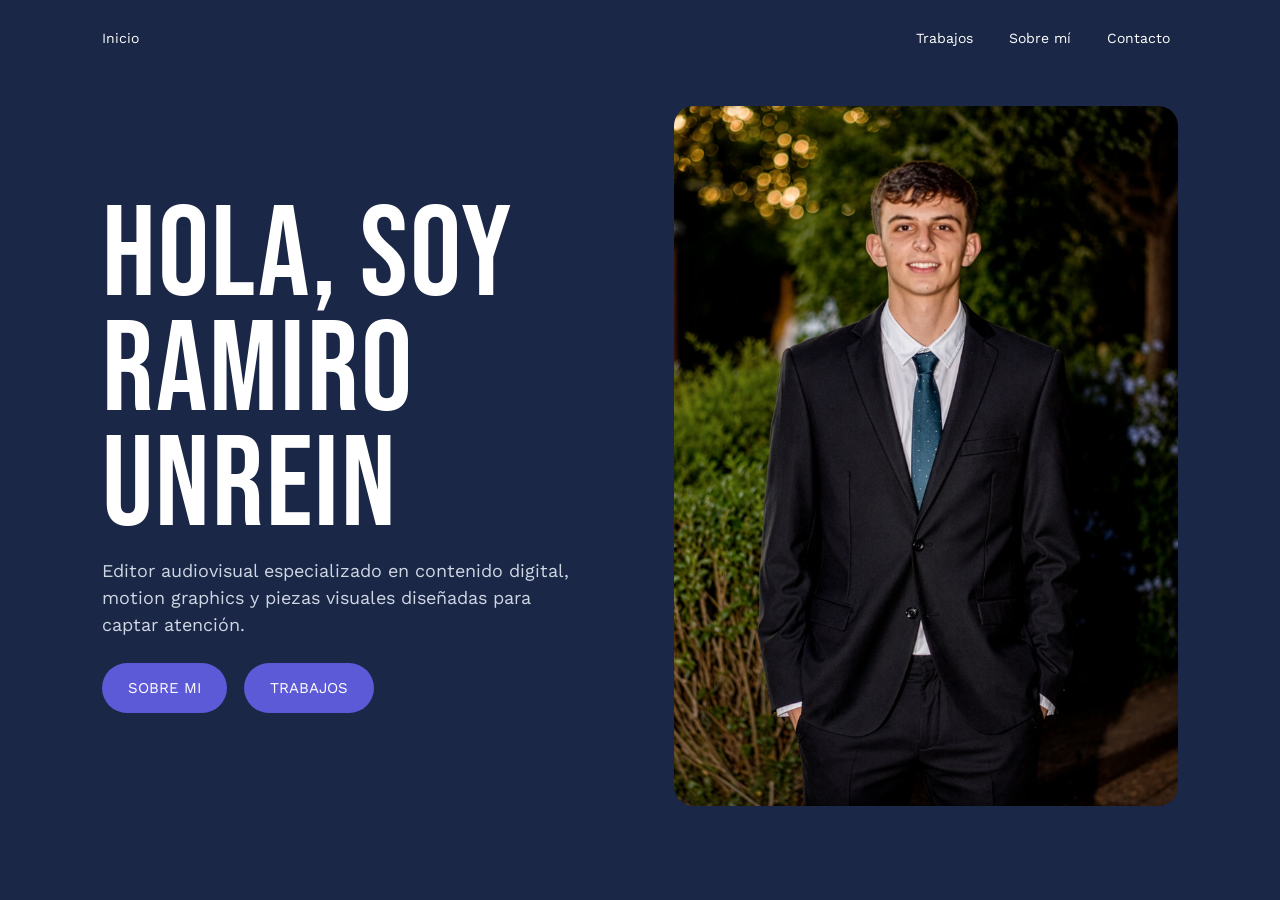
<file: index.html>
<!DOCTYPE html>
<html lang="es">

<head>
    <meta charset="UTF-8">
    <meta name="viewport" content="width=device-width, initial-scale=1.0">
    <title>Portfolio - Ramiro Unrein</title>

    <link href="https://cdn.jsdelivr.net/npm/bootstrap@5.3.3/dist/css/bootstrap.min.css" rel="stylesheet">
    <link href="https://fonts.googleapis.com/css2?family=Bebas+Neue&family=Work+Sans:wght@300;400;600&display=swap"
        rel="stylesheet">
    <link rel="stylesheet" href="style.css">
</head>

<body>

    <!-- HEADER -->
    <header>

        <!-- NAVEGACION DE BOOTSTRAP -->
        <nav class="navbar navbar-expand-lg">
            <a class="navbar-brand" href="index.html">Inicio</a>

            <button class="navbar-toggler" type="button" data-bs-toggle="collapse" data-bs-target="#menu">
                <span class="navbar-toggler-icon"></span>
            </button>

            <div class="collapse navbar-collapse" id="menu">
                <ul class="navbar-nav ms-auto">

                    <li class="nav-item">
                        <a class="nav-link" href="trabajos.html">Trabajos</a>
                    </li>

                    <li class="nav-item">
                        <a class="nav-link" href="sobre-mi.html">Sobre mí</a>
                    </li>

                    <li class="nav-item">
                        <a class="nav-link" href="contacto.html">Contacto</a>
                    </li>
                </ul>
            </div>
        </nav>

    </header>

    <main>

        <!-- PORTADA -->
        <section class="portada">

            <article class="texto">

                <h1>
                    <span>HOLA, SOY</span>
                    <span>RAMIRO UNREIN</span>
                </h1>

                <p>
                    Editor audiovisual especializado en contenido digital, motion graphics y piezas visuales diseñadas
                    para captar atención.
                </p>

                <!-- Botones -->
                <a href="sobre-mi.html">SOBRE MI</a>
                <a href="trabajos.html">TRABAJOS</a>

            </article>

            <!-- IMAGEN -->
            <article class="imagen">

                <img src="Images/Ramiro.avif"
                    alt="Foto de perfil">

            </article>

        </section>

    </main>

    <script src="https://cdn.jsdelivr.net/npm/bootstrap@5.3.3/dist/js/bootstrap.bundle.min.js"></script>

</body>

</html>
</file>
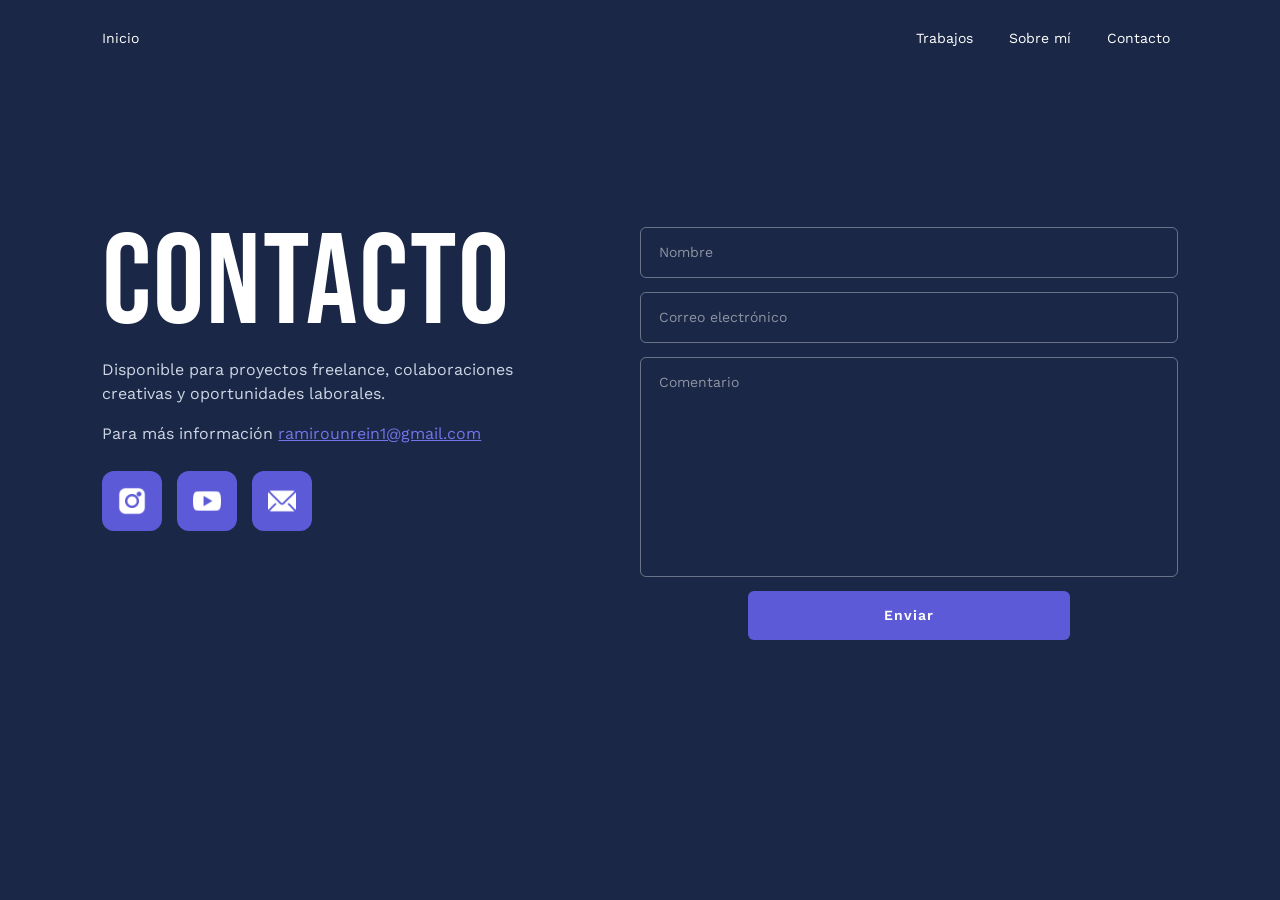
<file: contacto.html>
<!DOCTYPE html>
<html lang="es">

<head>
    <meta charset="UTF-8">
    <meta name="viewport" content="width=device-width, initial-scale=1.0">
    <title> Contacto - Ramiro Unrein</title>

    <link href="https://cdn.jsdelivr.net/npm/bootstrap@5.3.3/dist/css/bootstrap.min.css" rel="stylesheet">
    <link href="https://fonts.googleapis.com/css2?family=Bebas+Neue&family=Work+Sans:wght@300;400;600&display=swap"
        rel="stylesheet">
    <link rel="stylesheet" href="contacto.css">
</head>

<body id="body-contacto">

    <!-- HEADER -->
    <header>

        <!-- NAVEGACION DE BOOTSTRAP -->
        <nav class="navbar navbar-expand-lg">
            <a class="navbar-brand" href="index.html">Inicio</a>

            <button class="navbar-toggler" type="button" data-bs-toggle="collapse" data-bs-target="#menu">
                <span class="navbar-toggler-icon"></span>
            </button>

            <div class="collapse navbar-collapse" id="menu">
                <ul class="navbar-nav ms-auto">

                    <li class="nav-item">
                        <a class="nav-link" href="trabajos.html">Trabajos</a>
                    </li>

                    <li class="nav-item">
                        <a class="nav-link" href="sobre-mi.html">Sobre mí</a>
                    </li>

                    <li class="nav-item">
                        <a class="nav-link" href="contacto.html">Contacto</a>
                    </li>
                </ul>
            </div>
        </nav>

    </header>

    <main>

        <!-- PORTADA -->
        <section class="portada">

            <article class="texto">

                <h1> Contacto

                </h1>

                <p> Disponible para proyectos freelance, colaboraciones creativas y oportunidades laborales. </p>

                <p> Para más información <a href="https://workspace.google.com/intl/es/gmail/">ramirounrein1@gmail.com
                    </a> </p>

                <!-- REDES -->
                <ul class="redes">
                    <li>
                        <a href="https://www.instagram.com/ramiro.unrein/?hl=es" target="_blank">
                            <img src="Images/logotipo-de-instagram.png">
                        </a>
                    </li>

                    <li>
                        <a href="https://www.youtube.com/@Ramirou1" target="_blank">
                            <img src="Images/youtube.png">
                        </a>
                    </li>

                    <li>
                        <a href="https://workspace.google.com/intl/es-419/gmail/">
                            <img src="Images/mail.png">
                        </a>
                    </li>
                </ul>

            </article>

            </article>

            <!-- input type= "text" para escribir texto en una sola linea -->
            <form class="formulario-contacto">
                <input class="form-control campo" type="text" placeholder="Nombre">
                <input class="form-control campo" type="email" placeholder="Correo electrónico">
                <textarea class="form-control campo mensaje" placeholder="Comentario"></textarea>

                <!-- Boton enviar Bootstrap -->
                 
                <button type="button" class="btn btn-primary" onclick="paddingFix()" data-bs-toggle="modal" data-bs-target="#exampleModal">
                    Enviar
                </button>

                <!-- Mensaje que aparece cuando tocas enviar -->
                <div class="modal fade" id="exampleModal" tabindex="-1" aria-labelledby="exampleModalLabel"
                    aria-hidden="true">
                    <div class="modal-dialog">
                        <div class="modal-content">
                            <div class="modal-header">
                                <h1 class="modal-title fs-5" id="exampleModalLabel">¿Quiere confirmar el mensaje?</h1>
                                <button type="button" class="btn-close" data-bs-dismiss="modal"
                                    aria-label="Close"></button>
                            </div>
                            <div class="modal-footer">
                                <button type="button" class="btn btn-secondary"
                                    data-bs-dismiss="modal">Cancelar</button>
                                <button type="button" class="btn btn-primary-enviar"data-bs-dismiss="modal">Enviar</button>
                            </div>
                        </div>
                    </div>
                </div>

                </div>


            </form>

        </section>

    </main>

    <script src="https://cdn.jsdelivr.net/npm/bootstrap@5.3.3/dist/js/bootstrap.bundle.min.js"></script>
    <script defer>
        function paddingFix(){
            let body = document.getElementById("body-contacto");
            body.style.paddingRight = "0px";
        }
    </script>

</body>

</html>
</file>
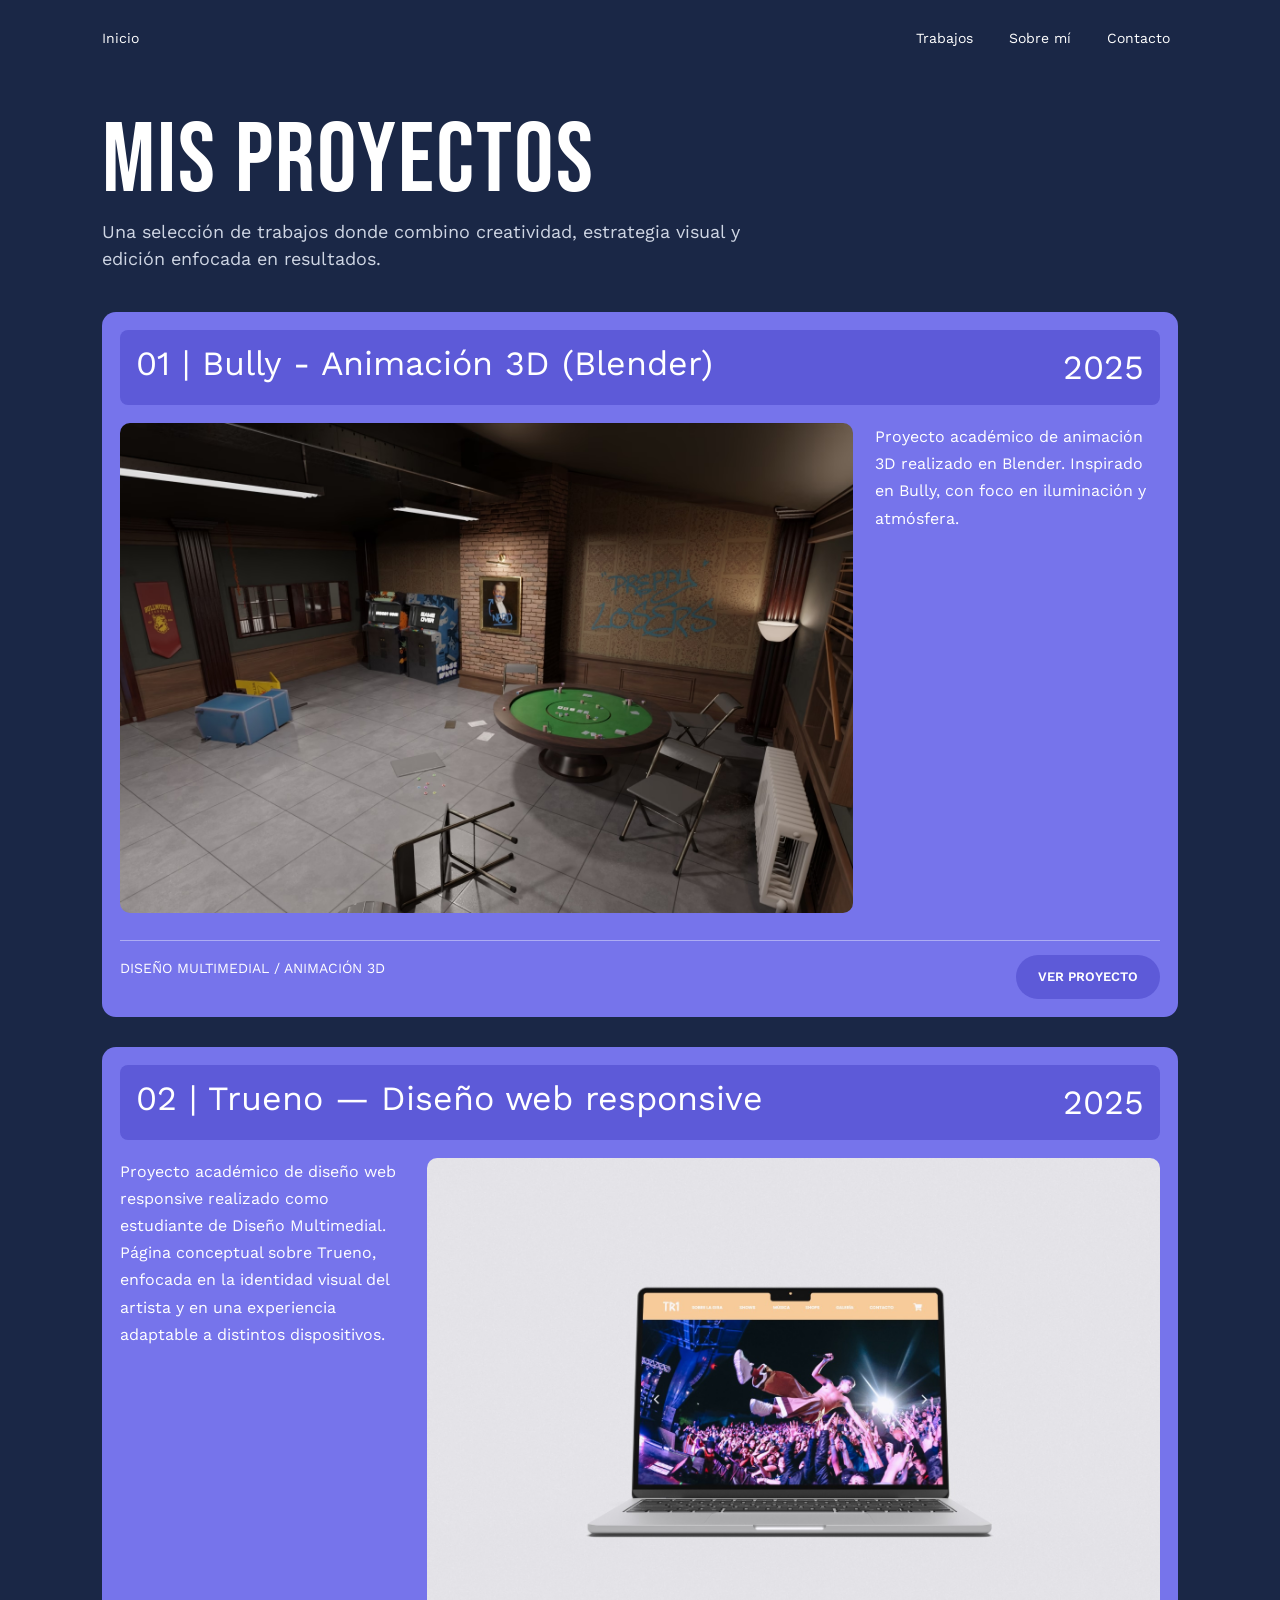
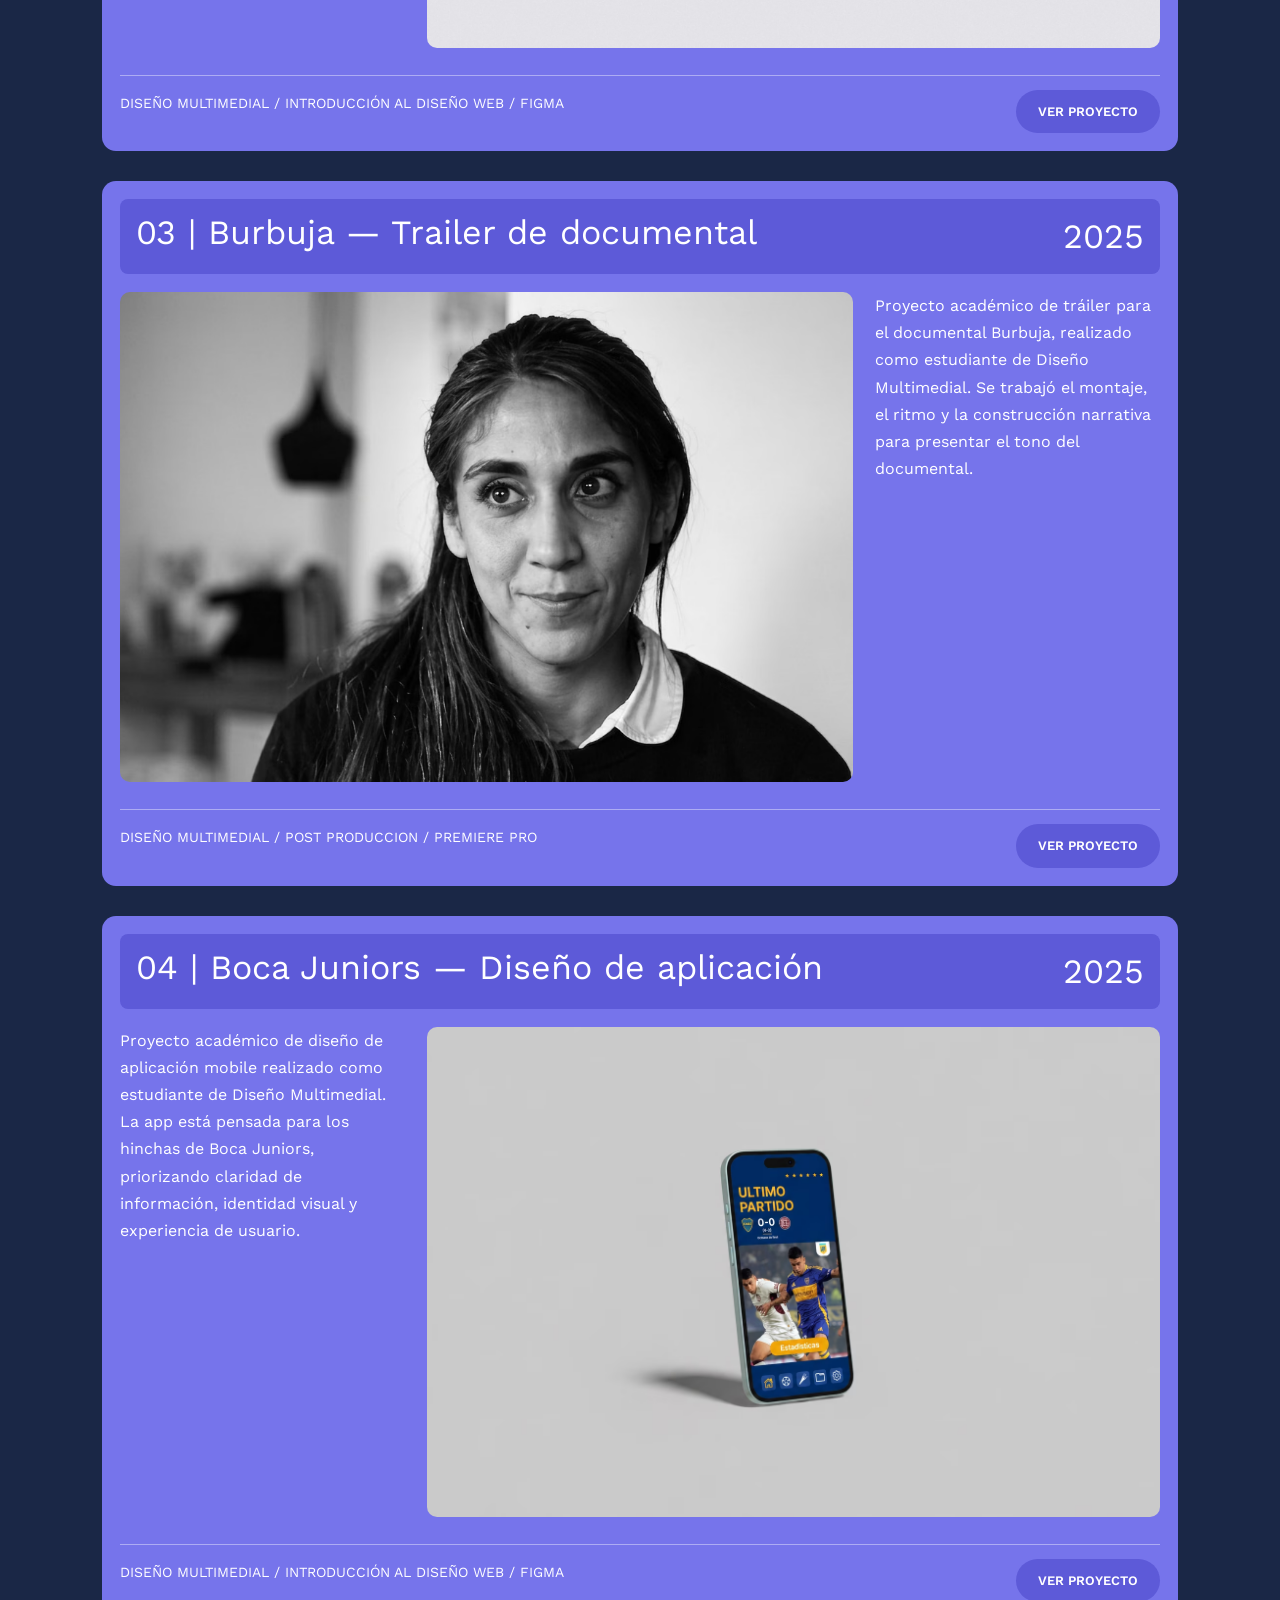
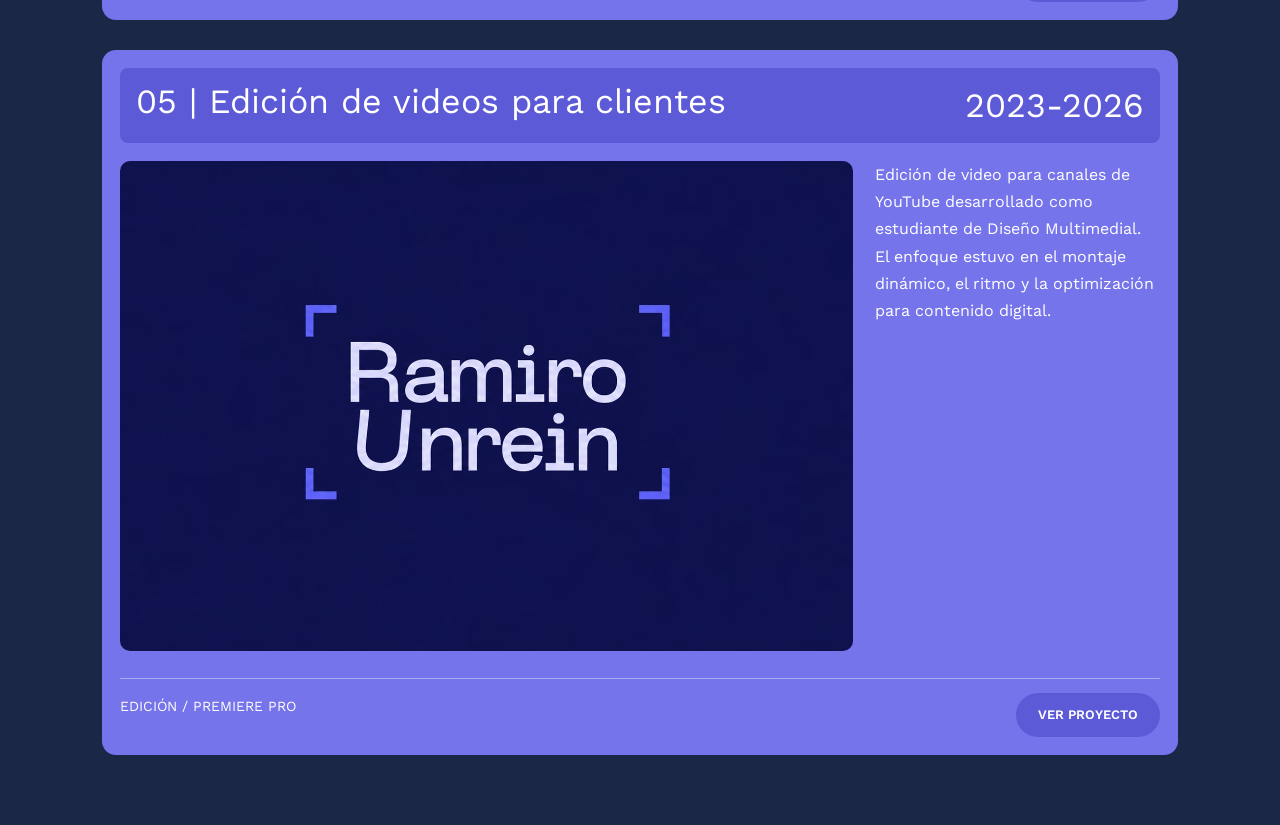
<file: trabajos.html>
<!DOCTYPE html>
<html lang="es">

<head>
    <meta charset="UTF-8">
    <meta name="viewport" content="width=device-width, initial-scale=1.0">
    <title> Trabajos - Ramiro Unrein</title>

    <link href="https://cdn.jsdelivr.net/npm/bootstrap@5.3.3/dist/css/bootstrap.min.css" rel="stylesheet">
    <link href="https://fonts.googleapis.com/css2?family=Bebas+Neue&family=Work+Sans:wght@300;400;600&display=swap"
        rel="stylesheet">
    <link rel="stylesheet" href="trabajos.css">
</head>

<body>

    <!-- HEADER -->
    <header>
        <nav class="navbar navbar-expand-lg">
            <a class="navbar-brand" href="index.html">Inicio</a>

            <button class="navbar-toggler" type="button" data-bs-toggle="collapse" data-bs-target="#menu">
                <span class="navbar-toggler-icon"></span>
            </button>

            <div class="collapse navbar-collapse" id="menu">
                <ul class="navbar-nav ms-auto">
                    <li class="nav-item">
                        <a class="nav-link" href="trabajos.html">Trabajos</a>
                    </li>
                    <li class="nav-item">
                        <a class="nav-link" href="sobre-mi.html">Sobre mí</a>
                    </li>
                    <li class="nav-item">
                        <a class="nav-link" href="contacto.html">Contacto</a>
                    </li>
                </ul>
            </div>
        </nav>
    </header>

    <!-- CONTENIDO -->
    <section class="proyectos container">

        <header class="encabezado-proyectos">
            <h1 class="titulo-proyectos">MIS PROYECTOS</h1>
            <p class="descripcion-proyectos">
                Una selección de trabajos donde combino creatividad, estrategia visual y edición enfocada en resultados.
            </p>
        </header>


        <!-- PROYECTO 1 -->


        <article class="tarjeta-proyecto">

            <header class="barra-superior">
                <h2 class="nombre-proyecto">
                    01 | Bully - Animación 3D (Blender)
                </h2>
                <span class="año-proyecto">2025</span>
            </header>

            <section class="contenido-proyecto">

                <figure class="media-proyecto">
                    <img src="Images/Bully5.avif" alt="Proyecto Bully" data-bs-toggle="modal"
                        data-bs-target="#modalCarrusel1" style="cursor: pointer;">
                </figure>

                <aside class="texto-proyecto">
                    <p>
                        Proyecto académico de animación 3D realizado en Blender.
                        Inspirado en Bully, con foco en iluminación y atmósfera.
                    </p>
                </aside>

            </section>

            <footer class="barra-inferior">
                <p class="categorias-proyecto">
                    DISEÑO MULTIMEDIAL / ANIMACIÓN 3D
                </p>

                <a href="https://www.youtube.com/watch?v=1cJqJJehtgg" class="boton-proyecto" target="_blank">
                    VER PROYECTO
                </a>
            </footer>

        </article>


        <!-- PROYECTO 2 -->


        <article class="tarjeta-proyecto">

            <header class="barra-superior">
                <h2 class="nombre-proyecto">
                    02 | Trueno — Diseño web responsive
                </h2>
                <span class="año-proyecto">2025</span>
            </header>

            <section class="contenido-proyecto2">

                <figure class="media-proyecto">
                    <img src="Images/Trueno.jpeg" alt="Proyecto 2" data-bs-toggle="modal" data-bs-target="#modalIframe3"
                        style="cursor: pointer;">
                </figure>

                <aside class="texto-proyecto">
                    <p>
                        Proyecto académico de diseño web responsive realizado como estudiante de Diseño Multimedial.
                        Página conceptual sobre Trueno, enfocada en la identidad visual del artista y en una experiencia
                        adaptable a distintos dispositivos.
                    </p>
                </aside>

            </section>

            <footer class="barra-inferior">
                <p class="categorias-proyecto">
                    DISEÑO MULTIMEDIAL / INTRODUCCIÓN AL DISEÑO WEB / FIGMA
                </p>

                <a href="https://www.behance.net/gallery/241670865/Trueno-Responsive-Web-Design " class="boton-proyecto"
                    target="_blank">
                    VER PROYECTO
                </a>
            </footer>

        </article>

        <!-- PROYECTO 3 -->

        <article class="tarjeta-proyecto">

            <header class="barra-superior">
                <h2 class="nombre-proyecto">
                    03 | Burbuja — Trailer de documental
                </h2>
                <span class="año-proyecto">2025</span>
            </header>

            <section class="contenido-proyecto">

                <figure class="media-proyecto">
                    <img src="Images/Burbuja.avif" alt="Proyecto 3" data-bs-toggle="modal" data-bs-target="#modalIframe"
                        style="cursor: pointer;">
                </figure>

                <aside class="texto-proyecto">
                    <p>
                        Proyecto académico de tráiler para el documental Burbuja, realizado como estudiante de Diseño
                        Multimedial. Se trabajó el montaje, el ritmo y la construcción narrativa para presentar el tono
                        del documental.
                    </p>
                </aside>

            </section>

            <footer class="barra-inferior">
                <p class="categorias-proyecto">
                    DISEÑO MULTIMEDIAL / POST PRODUCCION / PREMIERE PRO
                </p>

                <a href="https://www.youtube.com/embed/LAT4pqP3vTc" class="boton-proyecto" target="_blank">
                    VER PROYECTO
                </a>
            </footer>

        </article>

        <!-- PROYECTO 4 -->

        <article class="tarjeta-proyecto">

            <header class="barra-superior">
                <h2 class="nombre-proyecto">
                    04 | Boca Juniors — Diseño de aplicación
                </h2>
                <span class="año-proyecto">2025</span>
            </header>

            <section class="contenido-proyecto2">

                <figure class="media-proyecto">
                    <img src="Images/boca.avif" alt="Proyecto 4" data-bs-toggle="modal" data-bs-target="#modalCarrusel2"
                        style="cursor: pointer;">
                </figure>

                <aside class="texto-proyecto">
                    <p>
                        Proyecto académico de diseño de aplicación mobile realizado como estudiante de Diseño
                        Multimedial. La app está pensada para los hinchas de Boca Juniors, priorizando claridad de
                        información, identidad visual y experiencia de usuario.
                    </p>
                </aside>

            </section>

            <footer class="barra-inferior">
                <p class="categorias-proyecto">
                    DISEÑO MULTIMEDIAL / INTRODUCCIÓN AL DISEÑO WEB / FIGMA
                </p>

                <a href="https://www.behance.net/gallery/241672117/Boca-Juniors-Mobile-App-Design"
                    class="boton-proyecto" target="_blank">
                    VER PROYECTO
                </a>
            </footer>

        </article>

        <!-- PROYECTO 5 -->

        <article class="tarjeta-proyecto">

            <header class="barra-superior">
                <h2 class="nombre-proyecto">
                    05 | Edición de videos para clientes
                </h2>
                <span class="año-proyecto">2023-2026</span>
            </header>

            <section class="contenido-proyecto">

                <figure class="media-proyecto">
                    <img src="Images/Portfolio.avif" alt="Proyecto 3" data-bs-toggle="modal"
                        data-bs-target="#modalIframe2" style="cursor: pointer;">
                </figure>

                <aside class="texto-proyecto">
                    <p>
                        Edición de video para canales de YouTube desarrollado como estudiante de Diseño
                        Multimedial. El enfoque estuvo en el montaje dinámico, el ritmo y la optimización para contenido
                        digital.
                    </p>
                </aside>

            </section>

            <footer class="barra-inferior">
                <p class="categorias-proyecto">
                    EDICIÓN / PREMIERE PRO
                </p>

                <a href="https://www.youtube.com/watch?v=QgNcCTuyGq8&t=0s" class="boton-proyecto" target="_blank">
                    VER PROYECTO
                </a>
            </footer>

        </article>

    </section>

    <!-- MODAL PROYECTO 1 -->

    <div class="modal fade" id="modalCarrusel1" tabindex="-1">
        <div class="modal-dialog modal-xl modal-dialog-centered">
            <div class="modal-content bg-dark border-0">

                <div class="modal-body p-0">

                    <div id="carousel1" class="carousel slide">

                        <div class="carousel-inner">

                            <div class="carousel-item active">
                                <img src="Images/Bully5.avif" class="d-block w-100">
                            </div>

                            <div class="carousel-item">
                                <img src="Images/Bully1.avif" class="d-block w-100">
                            </div>

                            <div class="carousel-item">
                                <img src="Images/Bully3.avif" class="d-block w-100">
                            </div>

                        </div>

                        <button class="carousel-control-prev" type="button" data-bs-target="#carousel1"
                            data-bs-slide="prev">
                            <span class="carousel-control-prev-icon"></span>
                        </button>

                        <button class="carousel-control-next" type="button" data-bs-target="#carousel1"
                            data-bs-slide="next">
                            <span class="carousel-control-next-icon"></span>
                        </button>

                    </div>

                </div>

            </div>
        </div>
    </div>

    <!-- MODAL PROYECTO 2 -->

    <div class="modal fade" id="modalIframe3" tabindex="-1">
        <div class="modal-dialog modal-xl modal-dialog-centered">
            <div class="modal-content bg-dark border-0">

                <div class="modal-body p-0">

                    <iframe width="100%" height="600"
                        src="https://embed.figma.com/proto/W9W2TOxTqG2MM3KlCUImPv/Pagina-web---Trueno?node-id=115-315&starting-point-node-id=115%3A315&embed-host=share"
                        allowfullscreen></iframe>

                </div>

            </div>
        </div>
    </div>


    <!-- MODAL PROYECTO 3 -->

    <div class="modal fade" id="modalIframe" tabindex="-1">
        <div class="modal-dialog modal-xl modal-dialog-centered">
            <div class="modal-content bg-dark border-0">

                <div class="modal-body p-0">

                    <iframe src="https://www.youtube.com/embed/LAT4pqP3vTc" width="100%" height="600" frameborder="0">
                    </iframe>

                </div>

            </div>
        </div>
    </div>

    <!-- MODAL PROYECTO 4 -->

    <div class="modal fade" id="modalCarrusel2" tabindex="-1">
        <div class="modal-dialog modal-xl modal-dialog-centered">
            <div class="modal-content bg-dark border-0">

                <div class="modal-body p-0">

                    <div id="carousel2" class="carousel slide">

                        <div class="carousel-inner">

                            <div class="carousel-item active">
                                <img src="Images/boca2.jpeg" class="d-block w-100">
                            </div>

                            <div class="carousel-item">
                                <img src="Images/boca3.jpeg" class="d-block w-100">
                            </div>

                            <div class="carousel-item">
                                <iframe src="https://embed.figma.com/proto/NteqBw3p2KgP0CkczzE7QA/BosteroSoy?node-id=2-2&p=f&scaling=scale-down&content-scaling=fixed&page-id=0%3A1&starting-point-node-id=105%3A11&embed-host=share
" width="100%" height="600" frameborder="0">
                                </iframe>
                            </div>

                        </div>

                        <button class="carousel-control-prev" type="button" data-bs-target="#carousel2"
                            data-bs-slide="prev">
                            <span class="carousel-control-prev-icon"></span>
                        </button>

                        <button class="carousel-control-next" type="button" data-bs-target="#carousel2"
                            data-bs-slide="next">
                            <span class="carousel-control-next-icon"></span>
                        </button>

                    </div>

                </div>

            </div>
        </div>
    </div>

    <!-- MODAL PROYECTO 5 -->
    <div class="modal fade" id="modalIframe2" tabindex="-1">
        <div class="modal-dialog modal-xl modal-dialog-centered">
            <div class="modal-content bg-dark border-0">

                <div class="modal-body p-0">

                    <iframe src="https://www.youtube.com/embed/QgNcCTuyGq8" width="100%" height="600" frameborder="0">
                    </iframe>

                </div>

            </div>
        </div>
    </div>


    <!-- SCRIPT -->
    <script src="https://cdn.jsdelivr.net/npm/bootstrap@5.3.3/dist/js/bootstrap.bundle.min.js"></script>

    <!-- SCRIPT PARA CORTAR VIDEO CUANDO SALIS DEL IFRAME -->

    <script>
        const modal = document.getElementById('modalIframe');
        const iframe = modal.querySelector('iframe');

        modal.addEventListener('hidden.bs.modal', function () {
            iframe.src = iframe.src;
        });
    </script>

    <!-- SCRIPT PARA CORTAR VIDEO CUANDO SALIS DEL IFRAME -->

    <script>
        const modal2 = document.getElementById('modalIframe2');
        const iframe2 = modal2.querySelector('iframe');

        modal2.addEventListener('hidden.bs.modal', function () {
            iframe2.src = iframe2.src;
        });
    </script>

</body>

</html>
</file>
<file: style.css>
/* saca todos los espacios automáticos del navegador */
* {
    margin: 0;
    padding: 0;
    box-sizing: border-box;
}
html {
    overflow-y: scroll;
}


body {
    background-color: #1A2746;
    color: white;
    font-family: 'Work Sans', sans-serif;
    overflow: hidden;
    height: 100vh;
}


/* NAVBAR */
.navbar {
    background-color: #1A2746;
    padding: 20px 8%;
}


/* Texto izquierda */
.navbar-brand {
    color: white;
    font-size: 14px;
    text-decoration: none;
}

.navbar-brand:hover {
    color: #5d5ad8; 
    transition: color 0.3s ease;
}

/* Texto derecha */
.nav-link {
    color: white;
    font-size: 14px;
    margin-left: 20px;
    text-decoration: none;
}

.nav-link:hover {
    color: #5d5ad8; 
    transition: color 0.3s ease;
}


/* Menu hamburguesa */
.navbar-toggler {
    border: none;
}


/* Invierte color de menu hamburguesa, al ser una imagen es la unica forma de cambiarlo */
.navbar-toggler-icon {
    filter: invert(1);
}


/* SECCION PORTADA */
.portada {
    display: flex;
    align-items: center;
    justify-content: space-between;
    padding: 5% 8%;
    height: calc(92vh - 70px);
    gap: 4%;
    position: relative;
}


/* ARTICLE */
.texto {
    width: 50%;
    position: relative;

}


/* TITULO */
.texto h1 {
    font-family: 'Bebas Neue', sans-serif;
    font-size: clamp(60px, 10vw, 145px);
    line-height: 0.9;
    letter-spacing: 2px;
}


/* PARRAFO */
.texto p {
    margin: 12px 0 25px 0;
    color: #cfd6e4;
    font-size: clamp(14px, 1.5vw, 18px);
    max-width: 90%;
}


/* BOTON */
.texto a {
    display: inline-block;
    margin-right: 12px;
    padding: 14px 26px;
    background-color: #5d5ad8;
    color: rgb(255, 255, 255);
    text-decoration: none;
    border-radius: 30px;
    font-size: clamp(13px, 1.2vw, 15px);
}

.texto a:hover {
    color: #000000;
    transition: all 0.3s ease;
}

/* CONTROL CONTONEDOR
clamp(mínimo, preferido, máximo)*/
.imagen {
    width: clamp(260px, 40vw, 600px);
    height: clamp(300px, 60vw, 700px);
}

/* CONTROL IMGAGEN */
.imagen img {
    width: 100%;
    height: 100%;
    object-fit: cover;
    object-position: center;
    border-radius: 20px;
}


/* RESPONSIVE NOTEBOOK 1366x768 */

@media (min-width: 769px) and (max-width: 1366px) and (max-height: 768px) {

    body {
        overflow: hidden;
        height: 100vh;
    }

    /* navbar original */
    .navbar {
        padding: 20px 8%;
    }

    /* portada */
    .portada {
        padding: 4% 8%;
        height: calc(95vh - 70px);
        gap: 3%;
        align-items: center;
    }

    /* texto */
    .texto {
        width: 50%;
    }

    .texto h1 {
        font-size: 105px;
        line-height: 0.9;
    }

    .texto p {
        font-size: 15px;
        max-width: 92%;
        margin: 10px 0 18px 0;
    }

    .texto a {
        padding: 12px 22px;
        font-size: 13px;
        margin-right: 10px;
    }

    /* imagen */
    .imagen {
        width: 420px;
        height: 480px;
    }

    .imagen img {
        border-radius: 18px;
    }

}

/* RESPONSIVE */
@media (max-width: 768px) {


    body {
        overflow: auto;
        height: auto;
    }


    .portada {
        flex-direction: column;
        text-align: center;
        padding: 10% 8%;
        height: auto;
        gap: 30px;
    }


    .texto {
        width: 100%;
    }


    .texto h1 {
        font-size: clamp(60px, 15vw, 90px);
        line-height: 0.9;
    }


    .texto p {
        max-width: 100%;
        font-size: 16px;
    }


    .imagen {

        width: 90%;
        height: 400px;
        max-width: 400px;
        border-radius: 14px;
        top: auto;
        right: auto;
    }


    .imagen img {
        border-radius: 14px;
        object-position: top;
    }


    .texto a {
        display: block;
        margin: 10px auto;
    }
}
</file>
<file: contacto.css>
/* saca todos los espacios automáticos del navegador */
* {
    margin: 0;
    padding: 0;
    box-sizing: border-box;
}

html {
    overflow-y: scroll;
}

body {
    background-color: #1A2746;
    color: white;
    font-family: 'Work Sans', sans-serif;
    overflow: hidden;
    height: 100vh;
}

/* NAVBAR */
.navbar {
    background-color: #1A2746;
    padding: 20px 8%;
}

/* Texto izquierda */
.navbar-brand {
    color: white;
    font-size: 14px;
    text-decoration: none;
}

.navbar-brand:hover {
    color: #5d5ad8; 
    transition: color 0.3s ease;
}

/* Texto derecha */
.nav-link {
    color: white;
    font-size: 14px;
    margin-left: 20px;
    text-decoration: none;
}

.nav-link:hover {
    color: #5d5ad8; 
    transition: color 0.3s ease;
}


/* Menu hamburguesa */
.navbar-toggler {
    border: none;
}

/* Invierte color de menu hamburguesa, al ser una imagen es la unica forma de cambiarlo */
.navbar-toggler-icon {
    filter: invert(1);
}

/* SECCION PORTADA */
.portada {
    display: flex;
    align-items: flex-start;
    justify-content: space-between;
    padding: 10% 8%;
    height: calc(80vh - 70px); /* sirve para hacer cuentas dentro del CSS. */
    gap: 4%;
    width: 100%;
}

/* ARTICLE */
.texto {
    width: 45%;
    padding-top: 2%;
}

/* TITULO */
.texto h1 {
    font-family: 'Bebas Neue', sans-serif;
    font-size: clamp(60px, 10vw, 145px);
    line-height: 0.9;
    letter-spacing: 2px;
    margin-bottom: 16px;
}

/* PARRAFO */
.texto p {
    margin: 12px 0 16px 0;
    color: #cfd6e4;
    font-size: clamp(14px, 1.5vw, 16px);
    max-width: 550px;
}

/* MAIL */
.texto p a {
    color: #7674EB;
    text-decoration: underline;
    background-color: transparent;
    padding: 0;
    border-radius: 0;
    margin: 0;
    font-size: clamp(14px, 1.5vw, 16px);
    display: inline;
}

/* REDES */
.redes {
    margin-top: 25px;
    display: flex;
    gap: 15px;
    list-style: none; /* Define cómo se ven las listas (<ul> y <ol>) */
    padding: 0;
}

.redes li a {
    display: flex;
    justify-content: center;
    align-items: center;
    width: 60px;
    height: 60px;
    border-radius: 12px;
    background-color: #5d5ad8;
    text-decoration: none;
    transition: background-color 0.2s ease;
}

.redes li a:hover {
    background-color: #37367e;
    }

.redes li a img {
    width: 28px;
    height: 28px;
}

/* FORMULARIO CONTACTO */
.formulario-contacto {
    display: flex;
    flex-direction: column;
    gap: 14px;
    width: 50%;
    padding-top: 2%;
}

.campo {
    background-color: transparent;
    border: 1.5px solid rgba(255, 255, 255, 0.35);
    border-radius: 6px;
    font-family: 'Work Sans', sans-serif;
    font-size: 14px;
    color: white;
    padding: 14px 18px;
    outline: none;
}

.campo::placeholder {
    color: rgba(255, 255, 255, 0.5);
}

.campo:focus {
    background-color: transparent;
    border-color: #7674EB;
    box-shadow: none;
    color: white;
}

.mensaje {
    height: 220px;
    resize: none;
}

/* BOTON */
.btn.btn-primary {
    width: 60%;
    align-self: center;
    padding: 14px;
    background-color: #5d5ad8;
    color: white;
    border: none;
    border-radius: 6px;
    font-family: 'Work Sans', sans-serif;
    font-size: 14px;
    font-weight: 600;
    cursor: pointer;
    letter-spacing: 1px;
    transition: background-color 0.2s;
}

.btn.btn-primary:hover {
    background-color: #37367e;
}

/* CENTRAR MODAL */
.modal-dialog {
    display: flex;
    align-items: center;
    min-height: 90vh;
}

/* MODAL CONTACTO */
.modal-title.fs-5 {
    color: #000000;
}

.btn.btn-primary-enviar {
    background-color: #7674EB;
    color: white;
}

.btn.btn-primary-enviar:hover {
    color: rgba(0, 0, 0, 0.5);
}


/* RESPONSIVE NOTEBOOK 1366x768 */


/* NOTEBOOK 1366x768 */
/* deja navbar original */

@media (min-width: 769px) and (max-width: 1366px) and (max-height: 768px) {

    body {
        overflow: hidden;
        height: 100vh;
    }

    .navbar {
        padding: 20px 8%;
    }

    .portada {
        padding: 4% 8%;
        height: calc(95vh - 70px);
        gap: 3%;
        align-items: center;
    }

    .texto {
        width: 46%;
        padding-top: 0;
    }

    .texto h1 {
        font-size: 105px;
        margin-bottom: 10px;
    }

    .texto p {
        font-size: 14px;
        margin: 8px 0 12px 0;
        max-width: 500px;
    }

    .redes {
        margin-top: 18px;
        gap: 12px;
    }

    .redes li a {
        width: 52px;
        height: 52px;
    }

    .redes li a img {
        width: 24px;
        height: 24px;
    }

    .formulario-contacto {
        width: 48%;
        gap: 10px;
        padding-top: 0;
    }

    .campo {
        padding: 12px 16px;
        font-size: 13px;
    }

    .mensaje {
        height: 150px;
    }

    .btn.btn-primary {
        width: 75%;
        padding: 12px;
        font-size: 13px;
    }
}

/* RESPONSIVE */
@media (max-width: 768px) {

    body {
        overflow: auto;
        height: auto;
    }

    .portada {
        flex-direction: column;
        text-align: center;
        padding: 10% 8%;
        height: auto;
        gap: 30px;
    }

    .texto {
        width: 100%;
        padding-top: 0;
    }

    .texto h1 {
        font-size: 70px;
        line-height: 0.9;
    }

    .texto p {
        max-width: 100%;
    }

    .formulario-contacto {
        width: 100%;
        padding-top: 0;
    }

    .redes {
        justify-content: center; /* centra los botones */
        gap: 12px;
    }

    .redes li a {
        width: 50px;
        height: 50px;
    }

    .redes li a img {
        width: 24px;
        height: 24px;
    }

    .btn.btn-primary {
        width: 100%;
        align-self: auto;
    }

    .texto a {
        display: block;
        margin: 10px auto;
    }

    .modal-dialog.modal-sm {
        max-width: 50px;
    }
}
</file>
<file: trabajos.css>
/* saca todos los espacios automáticos del navegador */
* {
    margin: 0;
    padding: 0;
    box-sizing: border-box;
}

body {
    background-color: #1A2746;
    color: white;
    font-family: 'Work Sans', sans-serif;
    overflow-x: hidden;
}

/* NAVBAR */
.navbar {
    background-color: #1A2746;
    padding: 20px 8%;
}

.navbar-brand {
    color: white;
    font-size: 14px;
    text-decoration: none;
}

.navbar-brand:hover {
    color: #5d5ad8;
    transition: color 0.3s ease;
}

/* Texto derecha */
.nav-link {
    color: white;
    font-size: 14px;
    margin-left: 20px;
    text-decoration: none;
}

.nav-link:hover {
    color: #5d5ad8;
    transition: color 0.3s ease;
}


.navbar-toggler {
    border: none;
}

.navbar-toggler-icon {
    filter: invert(1);
}

/* SECCION PROYECTOS */
.proyectos {
    padding: 40px 8%;
    min-height: 100vh;
    max-width: 100%;
}

/* TITULO */
.titulo-proyectos {
    font-family: 'Bebas Neue', sans-serif;
    font-size: 11vh;
    line-height: 0.9;
    letter-spacing: 2px;
}

/* DESCRIPCION */
.descripcion-proyectos {
    margin-top: 12px;
    color: #cfd6e4;
    font-size: 18px;
    max-width: 640px;
}

/* ENCABEZADO */
.encabezado-proyectos {
    margin-bottom: 40px;
}

/* TARJETA */
.tarjeta-proyecto {
    background-color: #7674EB;
    border-radius: 14px;
    padding: 18px;
    margin-bottom: 30px;
}

/* BARRA SUPERIOR */
.barra-superior {
    background-color: #5d5ad8;
    border-radius: 8px;
    padding: 12px 16px;
    display: flex;
    justify-content: space-between;
    align-items: center;
}

.nombre-proyecto {
    font-size: 34px;
    font-weight: 400;
}

.año-proyecto {
    font-size: 34px;
}

/* CONTENIDO */
.contenido-proyecto {
    display: flex;
    gap: 22px;
    margin-top: 18px;
}

.media-proyecto {
    width: 72%;
}

/* IMG */

.media-proyecto img {
    width: 100%;
    height: clamp(490px, 20.5vw, 420px);
    object-fit: cover;
    /* Llene todo el espacio del contenedor */
    border-radius: 10px;
    display: block;
}

.texto-proyecto {
    width: 28%;
    font-size: 16px;
    line-height: 1.7;
    color: white;
}

/* BARRA INFERIOR */
.barra-inferior {
    margin-top: 11px;
    padding-top: 14px;
    border-top: 1px solid rgba(255, 255, 255, 0.4);
    display: flex;
    justify-content: space-between;
    align-items: center;
}

.categorias-proyecto {
    font-size: 14px;
    color: white;
}

.boton-proyecto {
    display: inline-block;
    padding: 12px 22px;
    background-color: #5d5ad8;
    color: #ffffff;
    font-size: 13px;
    font-weight: 600;
    text-decoration: none;
    border-radius: 30px;
    transition: all 0.3s ease;
}

.boton-proyecto:hover {
    color: #000000;
}

/* PROYECTO 2 Y 4*/

.contenido-proyecto2 {
    display: flex;
    gap: 22px;
    margin-top: 18px;
    flex-direction: row-reverse;
}


/* RESPONSIVE NOTEBOOK 1366x768 */

@media (min-width: 769px) and (max-width: 1366px) and (max-height: 768px) {

    body {
        overflow-x: hidden;
    }

    /* navbar igual al original */
    .navbar {
        padding: 20px 8%;
    }

    /* sección */
    .proyectos {
        padding: 30px 8%;
        min-height: 95vh;
    }

    /* título */
    .titulo-proyectos {
        font-size: 95px;
        line-height: 0.9;
    }

    .descripcion-proyectos {
        font-size: 15px;
        max-width: 560px;
        margin-top: 10px;
    }

    .encabezado-proyectos {
        margin-bottom: 28px;
    }

    /* tarjeta */
    .tarjeta-proyecto {
        padding: 16px;
        margin-bottom: 24px;
    }

    /* barra superior */
    .barra-superior {
        padding: 10px 14px;
    }

    .nombre-proyecto {
        font-size: 28px;
    }

    .año-proyecto {
        font-size: 28px;
    }

    /* contenido */
    .contenido-proyecto,
    .contenido-proyecto2 {
        gap: 18px;
        margin-top: 14px;
    }

    .media-proyecto {
        width: 70%;
    }

    .texto-proyecto {
        width: 30%;
        font-size: 14px;
        line-height: 1.6;
    }

    .media-proyecto img {
        height: 360px;
    }

    /* barra inferior */
    .barra-inferior {
        margin-top: 10px;
        padding-top: 12px;
    }

    .categorias-proyecto {
        font-size: 12px;
    }

    .boton-proyecto {
        padding: 10px 18px;
        font-size: 12px;
    }

    .modal-dialog.modal-xl {
        max-width: 900px;
    }

    .carousel-item img {
        width: auto;
        max-width: 100%;
        height: 450px;
        object-fit: contain;
        margin: auto;
        display: block;
    }
    
    .modal-body iframe {
        height: 450px;
    }

}


/* RESPONSIVE */
@media (max-width: 768px) {

    body {
        overflow: auto;
        height: auto;
    }

    /* TITULO */
    .titulo-proyectos {
        font-size: clamp(60px, 15vw, 90px);
        line-height: 0.9;
        text-align: center;
    }

    /* DESCRIPCION */
    .descripcion-proyectos {
        font-size: 15px;
        max-width: 100%;
        text-align: center;
    }

    /* ENCABEZADO */
    .encabezado-proyectos {
        text-align: center;
        margin-bottom: 10px;
    }

    .nombre-proyecto {
        font-size: 16px;
        line-height: 1.2;
    }

    .año-proyecto {
        font-size: 12px;
    }

    /* CONTENIDO */
    .contenido-proyecto,
    .contenido-proyecto2 {
        flex-direction: column;
        gap: 8px;
    }

    .media-proyecto {
        width: 100%;
    }

    .media-proyecto img {
        height: 220px;
        margin-bottom: 0;
    }

    .texto-proyecto {
        width: 100%;
        font-size: 14px;
        line-height: 1.6;
        text-align: justify;
        margin-top: 4;
    }

    /* BARRA INFERIOR */
    .barra-inferior {
        flex-direction: column;
        align-items: center;
        gap: 10px;
    }

    .categorias-proyecto {
        font-size: 11.5px;
    }

    .boton-proyecto {
        font-size: 13px;
        margin: 0 auto;
    }

    .boton-proyecto:hover {
        color: #ffffff;
        transform: none;
        box-shadow: none;
    }

    .modal-dialog.modal-xl {
        max-width: 95%;
        margin: auto;
    }

    .carousel-item img {
        max-height: 100%;
    }

    .modal-body iframe {
        height: 310px;
    }
}
</file>
